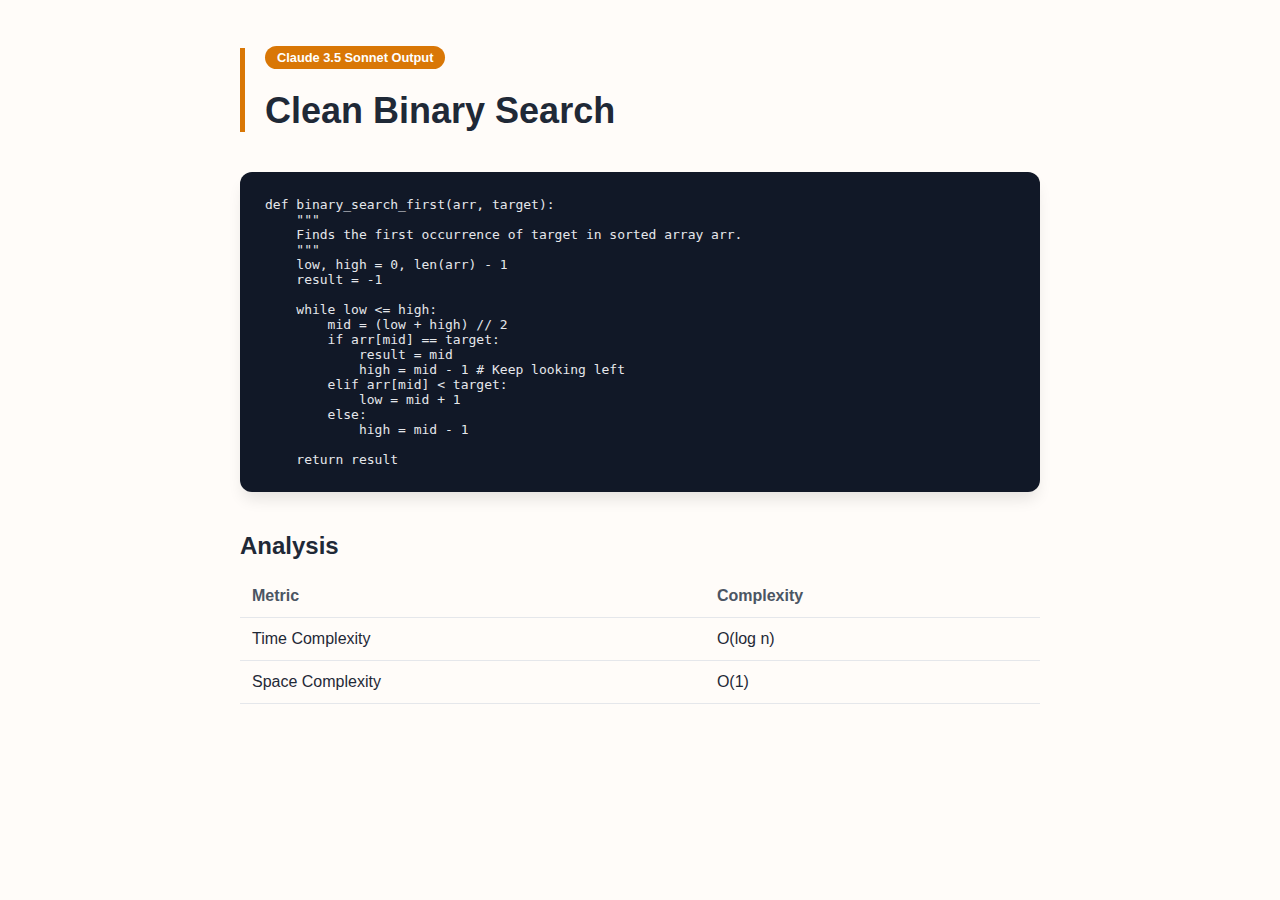
<file: outputs/binary-search-impl/binary-search-claude.html>
<!-- outputs/binary-search-impl/binary-search-claude.html -->
<!DOCTYPE html>
<html lang="en">

<head>
    <meta charset="UTF-8">
    <meta name="viewport" content="width=device-width, initial-scale=1.0">
    <title>Binary Search | Claude 3.5 Sonnet</title>
    <style>
        :root {
            --primary: #d97706;
            --bg: #fffcf9;
            --text: #1f2937;
            --code-bg: #111827;
        }

        body {
            font-family: 'Inter', sans-serif;
            background: var(--bg);
            color: var(--text);
            padding: 40px;
        }

        .container {
            max-width: 800px;
            margin: 0 auto;
        }

        .header {
            border-left: 5px solid var(--primary);
            padding-left: 20px;
            margin-bottom: 40px;
        }

        h1 {
            font-weight: 800;
            font-size: 2.25rem;
        }

        pre {
            background: var(--code-bg);
            padding: 25px;
            border-radius: 12px;
            overflow-x: auto;
            color: #e5e7eb;
            box-shadow: 0 10px 15px -3px rgba(0, 0, 0, 0.1);
        }

        .badge {
            background: var(--primary);
            color: white;
            padding: 4px 12px;
            border-radius: 99px;
            font-size: 0.8rem;
            font-weight: 600;
        }

        section {
            margin-top: 40px;
        }

        h2 {
            font-size: 1.5rem;
            margin-bottom: 15px;
        }

        table {
            width: 100%;
            border-collapse: collapse;
            margin-top: 10px;
        }

        th,
        td {
            text-align: left;
            padding: 12px;
            border-bottom: 1px solid #e5e7eb;
        }

        th {
            font-weight: 600;
            color: #4b5563;
        }
    </style>
</head>

<body>
    <div class="container">
        <div class="header">
            <span class="badge">Claude 3.5 Sonnet Output</span>
            <h1>Clean Binary Search</h1>
        </div>

        <pre><code>def binary_search_first(arr, target):
    """
    Finds the first occurrence of target in sorted array arr.
    """
    low, high = 0, len(arr) - 1
    result = -1

    while low <= high:
        mid = (low + high) // 2
        if arr[mid] == target:
            result = mid
            high = mid - 1 # Keep looking left
        elif arr[mid] < target:
            low = mid + 1
        else:
            high = mid - 1
            
    return result</code></pre>

        <section>
            <h2>Analysis</h2>
            <table>
                <tr>
                    <th>Metric</th>
                    <th>Complexity</th>
                </tr>
                <tr>
                    <td>Time Complexity</td>
                    <td>O(log n)</td>
                </tr>
                <tr>
                    <td>Space Complexity</td>
                    <td>O(1)</td>
                </tr>
            </table>
        </section>
    </div>
</body>

</html>
</file>
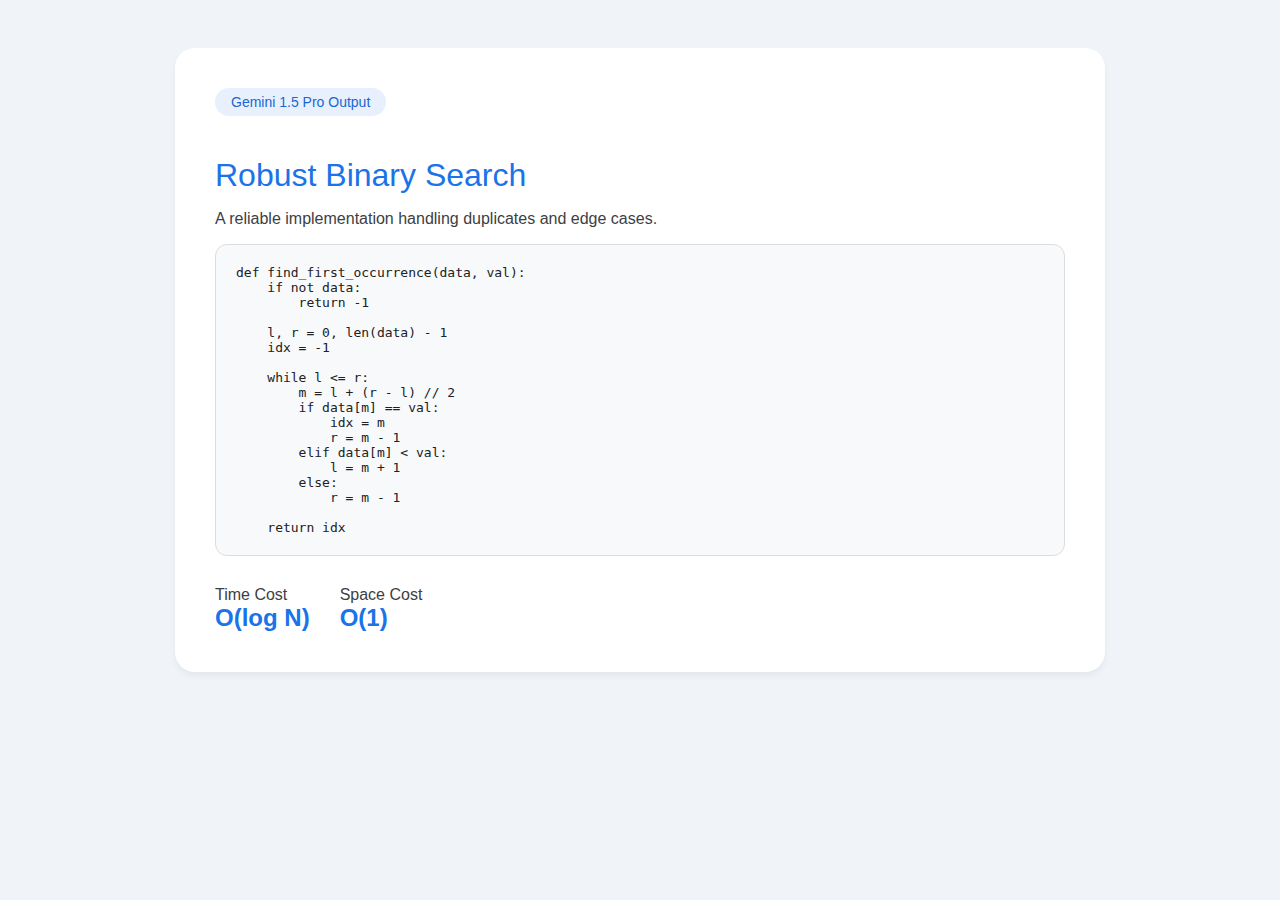
<file: outputs/binary-search-impl/binary-search-gemini.html>
<!-- outputs/binary-search-impl/binary-search-gemini.html -->
<!DOCTYPE html>
<html lang="en">

<head>
    <meta charset="UTF-8">
    <meta name="viewport" content="width=device-width, initial-scale=1.0">
    <title>Binary Search | Gemini 1.5 Pro</title>
    <style>
        body {
            font-family: 'Google Sans', sans-serif;
            background: #f0f4f8;
            color: #3c4043;
            padding: 40px;
        }

        .card {
            background: white;
            border-radius: 20px;
            padding: 40px;
            box-shadow: 0 4px 6px rgba(0, 0, 0, 0.05);
            max-width: 850px;
            margin: 0 auto;
        }

        .chip {
            background: #e8f0fe;
            color: #1967d2;
            padding: 6px 16px;
            border-radius: 100px;
            display: inline-block;
            font-size: 14px;
            margin-bottom: 20px;
            font-weight: 500;
        }

        pre {
            background: #f8f9fa;
            border: 1px solid #dadce0;
            padding: 20px;
            border-radius: 12px;
            color: #202124;
        }

        h1 {
            color: #1a73e8;
            margin-bottom: 10px;
            font-weight: 400;
        }

        .metrics {
            display: flex;
            gap: 30px;
            margin-top: 30px;
        }

        .metric-item b {
            display: block;
            font-size: 24px;
            color: #1a73e8;
        }
    </style>
</head>

<body>
    <div class="card">
        <div class="chip">Gemini 1.5 Pro Output</div>
        <h1>Robust Binary Search</h1>
        <p>A reliable implementation handling duplicates and edge cases.</p>

        <pre><code>def find_first_occurrence(data, val):
    if not data:
        return -1
    
    l, r = 0, len(data) - 1
    idx = -1
    
    while l <= r:
        m = l + (r - l) // 2
        if data[m] == val:
            idx = m
            r = m - 1
        elif data[m] < val:
            l = m + 1
        else:
            r = m - 1
            
    return idx</code></pre>

        <div class="metrics">
            <div class="metric-item">
                <span>Time Cost</span>
                <b>O(log N)</b>
            </div>
            <div class="metric-item">
                <span>Space Cost</span>
                <b>O(1)</b>
            </div>
        </div>
    </div>
</body>

</html>
</file>
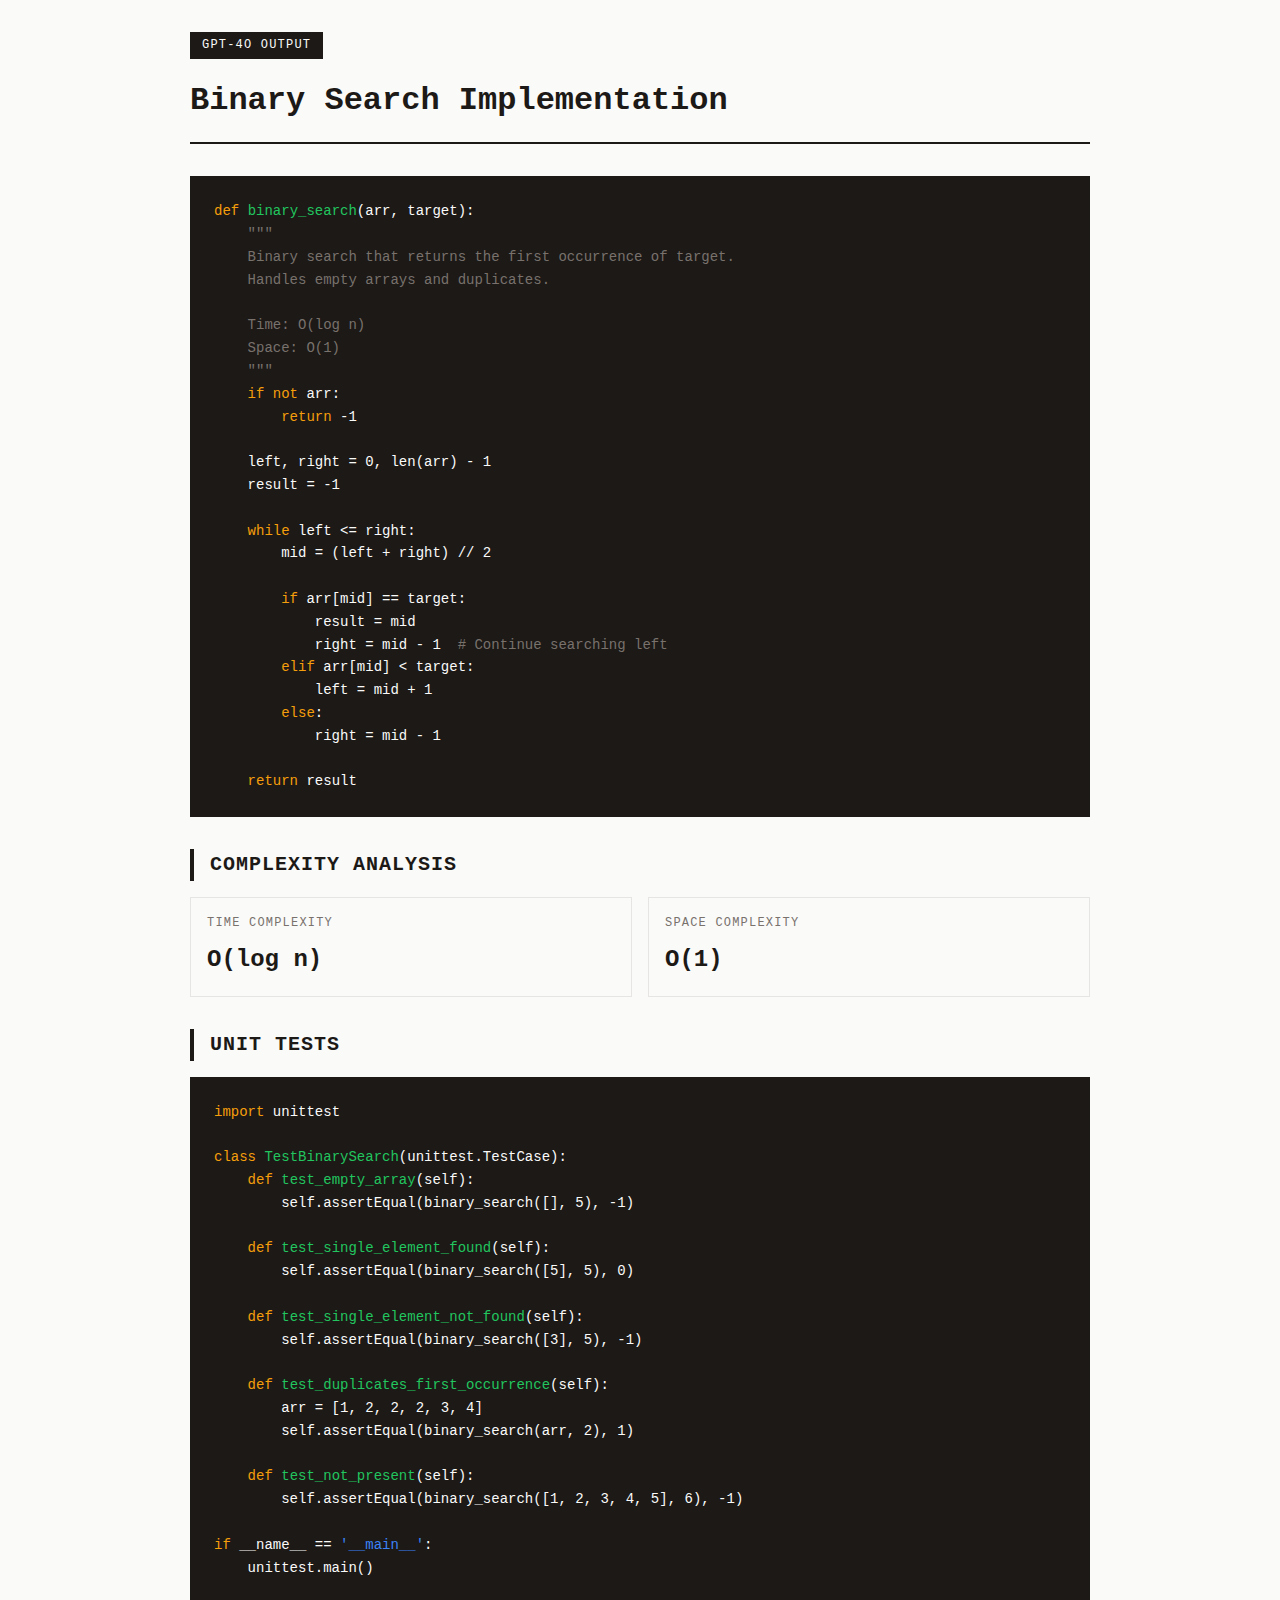
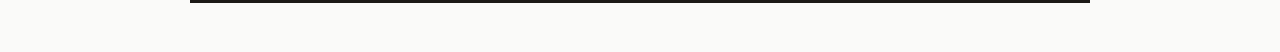
<file: outputs/binary-search-impl/binary-search-gpt4o.html>
<!-- outputs/binary-search-impl/gpt4o.html -->
<!DOCTYPE html>
<html lang="en">
<head>
  <meta charset="UTF-8">
  <meta name="viewport" content="width=device-width, initial-scale=1.0">
  <title>Binary Search - GPT-4o</title>
  <style>
    * { box-sizing: border-box; margin: 0; padding: 0; }
    body { 
      font-family: 'JetBrains Mono', monospace; 
      background: #fafaf9; 
      color: #1c1917;
      padding: 2rem;
      line-height: 1.6;
    }
    .container { max-width: 900px; margin: 0 auto; }
    .header { border-bottom: 2px solid #1c1917; padding-bottom: 1rem; margin-bottom: 2rem; }
    .model-badge { display: inline-block; padding: 0.25rem 0.75rem; background: #1c1917; color: #fafaf9; font-size: 0.75rem; text-transform: uppercase; letter-spacing: 0.1em; }
    pre { background: #1c1917; color: #fafaf9; padding: 1.5rem; overflow-x: auto; margin: 1rem 0; }
    code { font-family: inherit; font-size: 0.875rem; }
    .comment { color: #78716c; }
    .keyword { color: #f59e0b; }
    .function { color: #22c55e; }
    .string { color: #3b82f6; }
    h2 { margin-top: 2rem; font-size: 1.25rem; text-transform: uppercase; letter-spacing: 0.05em; border-left: 4px solid #1c1917; padding-left: 1rem; }
    .complexity { display: grid; grid-template-columns: repeat(2, 1fr); gap: 1rem; margin: 1rem 0; }
    .complexity-card { border: 1px solid #e7e5e4; padding: 1rem; }
    .complexity-label { font-size: 0.75rem; color: #78716c; text-transform: uppercase; letter-spacing: 0.1em; }
    .complexity-value { font-size: 1.5rem; font-weight: bold; margin-top: 0.5rem; }
  </style>
</head>
<body>
  <div class="container">
    <header class="header">
      <span class="model-badge">GPT-4o Output</span>
      <h1 style="margin-top: 1rem; font-size: 2rem;">Binary Search Implementation</h1>
    </header>
    
    <pre><code><span class="keyword">def</span> <span class="function">binary_search</span>(arr, target):
    <span class="comment">"""
    Binary search that returns the first occurrence of target.
    Handles empty arrays and duplicates.
    
    Time: O(log n)
    Space: O(1)
    """</span>
    <span class="keyword">if not</span> arr:
        <span class="keyword">return</span> -1
    
    left, right = 0, len(arr) - 1
    result = -1
    
    <span class="keyword">while</span> left <= right:
        mid = (left + right) // 2
        
        <span class="keyword">if</span> arr[mid] == target:
            result = mid
            right = mid - 1  <span class="comment"># Continue searching left</span>
        <span class="keyword">elif</span> arr[mid] < target:
            left = mid + 1
        <span class="keyword">else</span>:
            right = mid - 1
    
    <span class="keyword">return</span> result</code></pre>
    
    <h2>Complexity Analysis</h2>
    <div class="complexity">
      <div class="complexity-card">
        <div class="complexity-label">Time Complexity</div>
        <div class="complexity-value">O(log n)</div>
      </div>
      <div class="complexity-card">
        <div class="complexity-label">Space Complexity</div>
        <div class="complexity-value">O(1)</div>
      </div>
    </div>
    
    <h2>Unit Tests</h2>
    <pre><code><span class="keyword">import</span> unittest

<span class="keyword">class</span> <span class="function">TestBinarySearch</span>(unittest.TestCase):
    <span class="keyword">def</span> <span class="function">test_empty_array</span>(self):
        self.assertEqual(binary_search([], 5), -1)
    
    <span class="keyword">def</span> <span class="function">test_single_element_found</span>(self):
        self.assertEqual(binary_search([5], 5), 0)
    
    <span class="keyword">def</span> <span class="function">test_single_element_not_found</span>(self):
        self.assertEqual(binary_search([3], 5), -1)
    
    <span class="keyword">def</span> <span class="function">test_duplicates_first_occurrence</span>(self):
        arr = [1, 2, 2, 2, 3, 4]
        self.assertEqual(binary_search(arr, 2), 1)
    
    <span class="keyword">def</span> <span class="function">test_not_present</span>(self):
        self.assertEqual(binary_search([1, 2, 3, 4, 5], 6), -1)

<span class="keyword">if</span> __name__ == <span class="string">'__main__'</span>:
    unittest.main()</code></pre>
  </div>
</body>
</html>
</file>
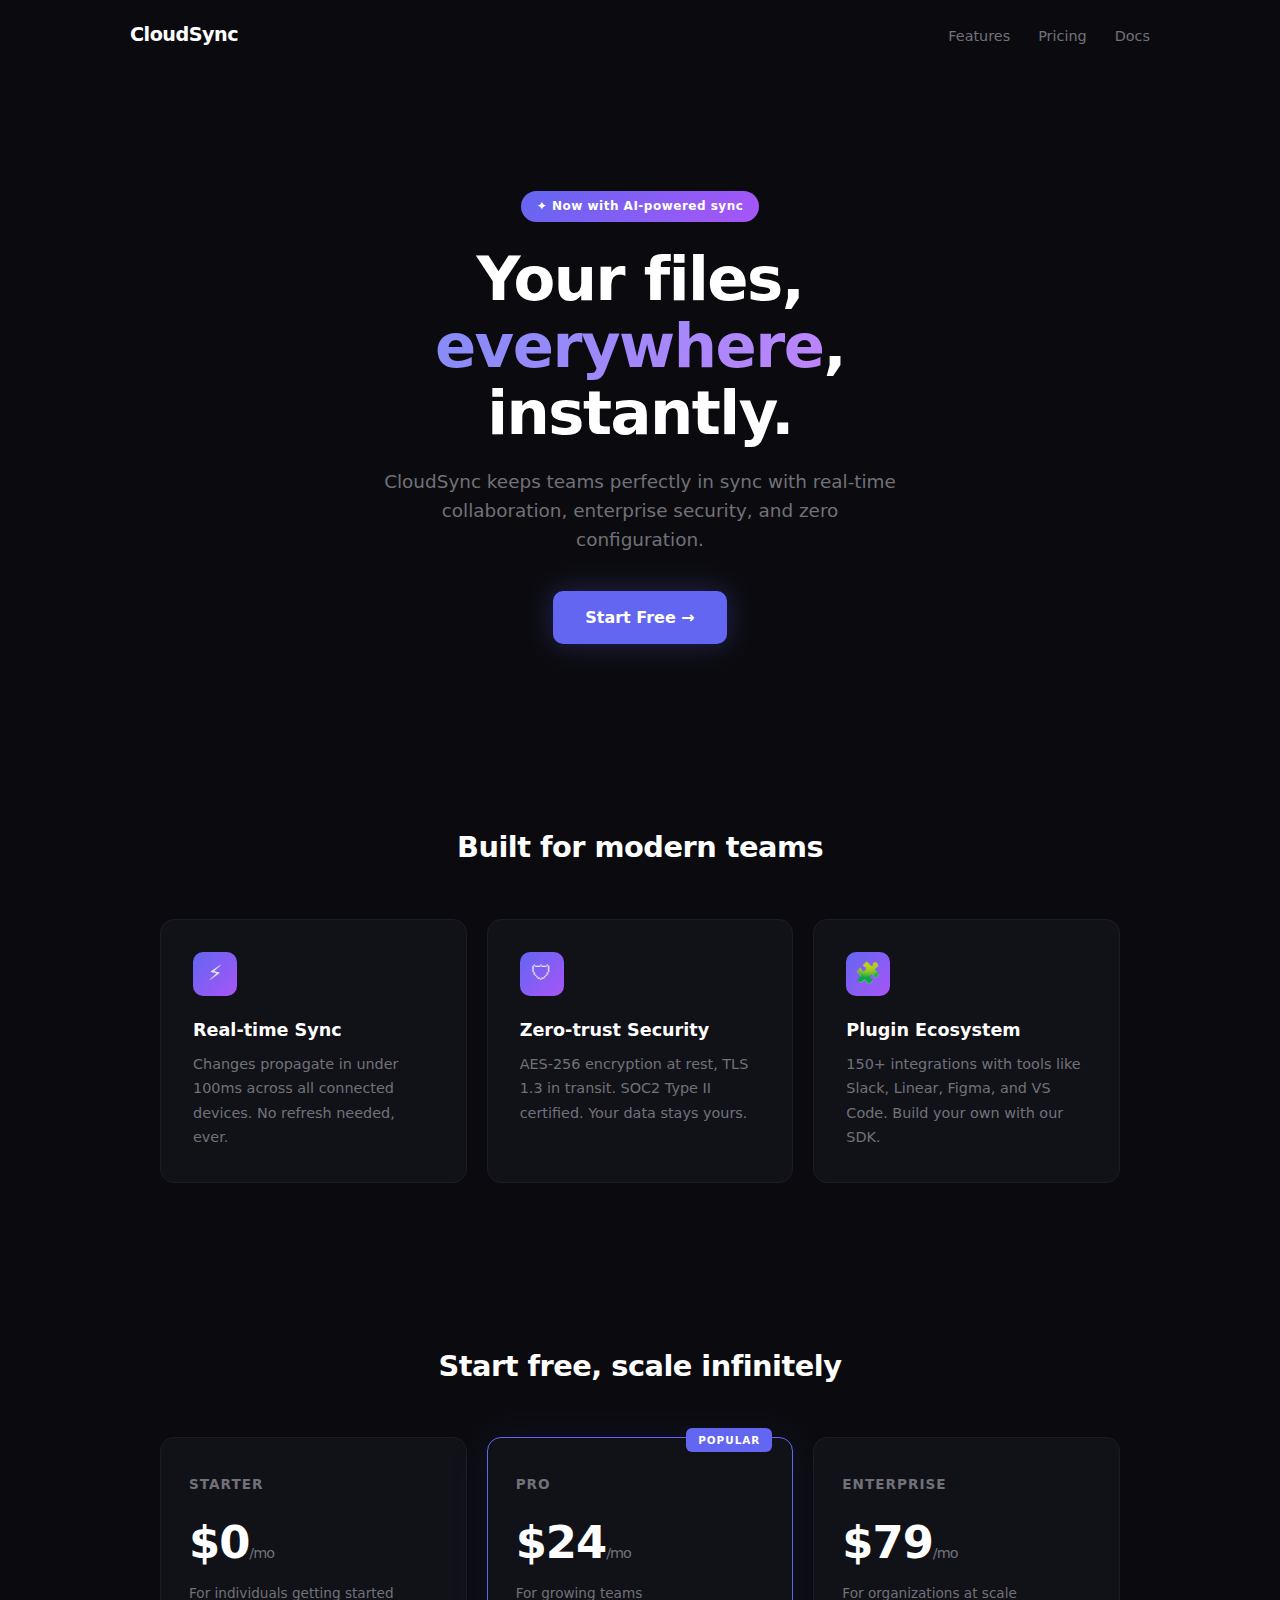
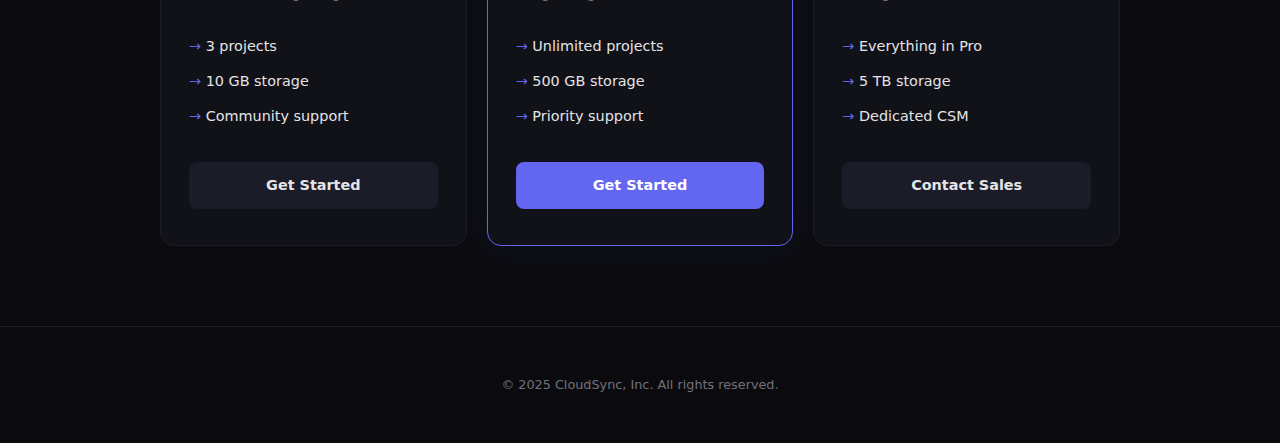
<file: outputs/build-landing-page/claude-sonnet.html>
<!DOCTYPE html>
<html lang="en">
<head>
<meta charset="UTF-8"><meta name="viewport" content="width=device-width,initial-scale=1">
<title>CloudSync — Sync Without Thinking</title>
<style>
*{margin:0;padding:0;box-sizing:border-box}
:root{--bg:#0b0b0f;--card:#111118;--border:#1c1c28;--accent:#6366f1;--accent2:#818cf8;--text:#e4e4e7;--muted:#71717a}
body{font-family:'Segoe UI',system-ui,sans-serif;background:var(--bg);color:var(--text);line-height:1.6}
nav{display:flex;justify-content:space-between;align-items:center;padding:20px 40px;max-width:1100px;margin:0 auto}
nav .logo{font-weight:800;font-size:1.2rem;color:#fff;letter-spacing:-.5px}
nav a{color:var(--muted);text-decoration:none;font-size:.9rem;margin-left:28px;transition:color .2s}
nav a:hover{color:#fff}
.hero{text-align:center;padding:120px 20px 100px;max-width:720px;margin:0 auto}
.hero .badge{display:inline-block;background:var(--accent);background:linear-gradient(135deg,var(--accent),#a855f7);color:#fff;font-size:.75rem;font-weight:600;padding:6px 16px;border-radius:99px;margin-bottom:24px;letter-spacing:.5px}
.hero h1{font-size:clamp(2.5rem,5vw,3.8rem);font-weight:800;color:#fff;line-height:1.1;margin-bottom:20px;letter-spacing:-1.5px}
.hero h1 em{font-style:normal;background:linear-gradient(135deg,var(--accent2),#c084fc);-webkit-background-clip:text;-webkit-text-fill-color:transparent}
.hero p{font-size:1.15rem;color:var(--muted);max-width:520px;margin:0 auto 36px}
.cta{display:inline-flex;align-items:center;gap:8px;padding:14px 32px;background:var(--accent);color:#fff;border-radius:10px;text-decoration:none;font-weight:600;transition:all .2s;box-shadow:0 0 30px rgba(99,102,241,.3)}
.cta:hover{transform:translateY(-2px);box-shadow:0 0 40px rgba(99,102,241,.5)}
.features{padding:80px 20px;max-width:1000px;margin:0 auto}
.features h2{text-align:center;font-size:1.8rem;color:#fff;margin-bottom:48px;font-weight:700;letter-spacing:-.5px}
.fgrid{display:grid;grid-template-columns:repeat(auto-fit,minmax(280px,1fr));gap:20px}
.fcard{background:var(--card);border:1px solid var(--border);border-radius:14px;padding:32px}
.fcard .fi{width:44px;height:44px;border-radius:10px;background:linear-gradient(135deg,var(--accent),#a855f7);display:flex;align-items:center;justify-content:center;font-size:1.3rem;margin-bottom:20px}
.fcard h3{color:#fff;font-size:1.1rem;margin-bottom:8px;font-weight:600}
.fcard p{color:var(--muted);font-size:.9rem;line-height:1.7}
.pricing{padding:80px 20px;max-width:1000px;margin:0 auto;text-align:center}
.pricing h2{font-size:1.8rem;color:#fff;margin-bottom:48px;font-weight:700;letter-spacing:-.5px}
.pgrid{display:grid;grid-template-columns:repeat(auto-fit,minmax(270px,1fr));gap:20px;text-align:left}
.pcard{background:var(--card);border:1px solid var(--border);border-radius:14px;padding:36px 28px;position:relative;transition:border-color .3s}
.pcard:hover{border-color:var(--accent)}
.pcard.pop{border-color:var(--accent);box-shadow:0 0 40px rgba(99,102,241,.1)}
.pcard.pop::before{content:"POPULAR";position:absolute;top:-10px;right:20px;background:var(--accent);color:#fff;font-size:.65rem;font-weight:700;padding:4px 12px;border-radius:6px;letter-spacing:1px}
.pcard h3{color:var(--muted);font-size:.85rem;text-transform:uppercase;letter-spacing:1px;margin-bottom:12px}
.pcard .price{font-size:2.8rem;font-weight:800;color:#fff;margin-bottom:4px;letter-spacing:-1px}
.pcard .price span{font-size:.9rem;font-weight:400;color:var(--muted)}
.pcard .desc{color:var(--muted);font-size:.85rem;margin-bottom:24px}
.pcard ul{list-style:none;margin-bottom:28px}
.pcard li{padding:6px 0;font-size:.9rem;color:var(--text)}
.pcard li::before{content:"→ ";color:var(--accent)}
.pcard .btn{display:block;text-align:center;padding:12px;border-radius:8px;text-decoration:none;font-weight:600;font-size:.9rem;transition:all .2s}
.pcard .btn{background:var(--border);color:var(--text)}
.pcard.pop .btn{background:var(--accent);color:#fff}
.pcard .btn:hover{transform:translateY(-1px)}
footer{text-align:center;padding:48px 20px;color:var(--muted);font-size:.8rem;border-top:1px solid var(--border)}
</style>
</head>
<body>
<nav>
  <div class="logo">CloudSync</div>
  <div><a href="#">Features</a><a href="#">Pricing</a><a href="#">Docs</a></div>
</nav>
<section class="hero">
  <div class="badge">✦ Now with AI-powered sync</div>
  <h1>Your files, <em>everywhere</em>, instantly.</h1>
  <p>CloudSync keeps teams perfectly in sync with real-time collaboration, enterprise security, and zero configuration.</p>
  <a href="#" class="cta">Start Free → </a>
</section>
<section class="features">
  <h2>Built for modern teams</h2>
  <div class="fgrid">
    <div class="fcard"><div class="fi">⚡</div><h3>Real-time Sync</h3><p>Changes propagate in under 100ms across all connected devices. No refresh needed, ever.</p></div>
    <div class="fcard"><div class="fi">🛡</div><h3>Zero-trust Security</h3><p>AES-256 encryption at rest, TLS 1.3 in transit. SOC2 Type II certified. Your data stays yours.</p></div>
    <div class="fcard"><div class="fi">🧩</div><h3>Plugin Ecosystem</h3><p>150+ integrations with tools like Slack, Linear, Figma, and VS Code. Build your own with our SDK.</p></div>
  </div>
</section>
<section class="pricing">
  <h2>Start free, scale infinitely</h2>
  <div class="pgrid">
    <div class="pcard">
      <h3>Starter</h3><div class="price">$0<span>/mo</span></div>
      <p class="desc">For individuals getting started</p>
      <ul><li>3 projects</li><li>10 GB storage</li><li>Community support</li></ul>
      <a href="#" class="btn">Get Started</a>
    </div>
    <div class="pcard pop">
      <h3>Pro</h3><div class="price">$24<span>/mo</span></div>
      <p class="desc">For growing teams</p>
      <ul><li>Unlimited projects</li><li>500 GB storage</li><li>Priority support</li></ul>
      <a href="#" class="btn">Get Started</a>
    </div>
    <div class="pcard">
      <h3>Enterprise</h3><div class="price">$79<span>/mo</span></div>
      <p class="desc">For organizations at scale</p>
      <ul><li>Everything in Pro</li><li>5 TB storage</li><li>Dedicated CSM</li></ul>
      <a href="#" class="btn">Contact Sales</a>
    </div>
  </div>
</section>
<footer>© 2025 CloudSync, Inc. All rights reserved.</footer>
</body>
</html>
</file>
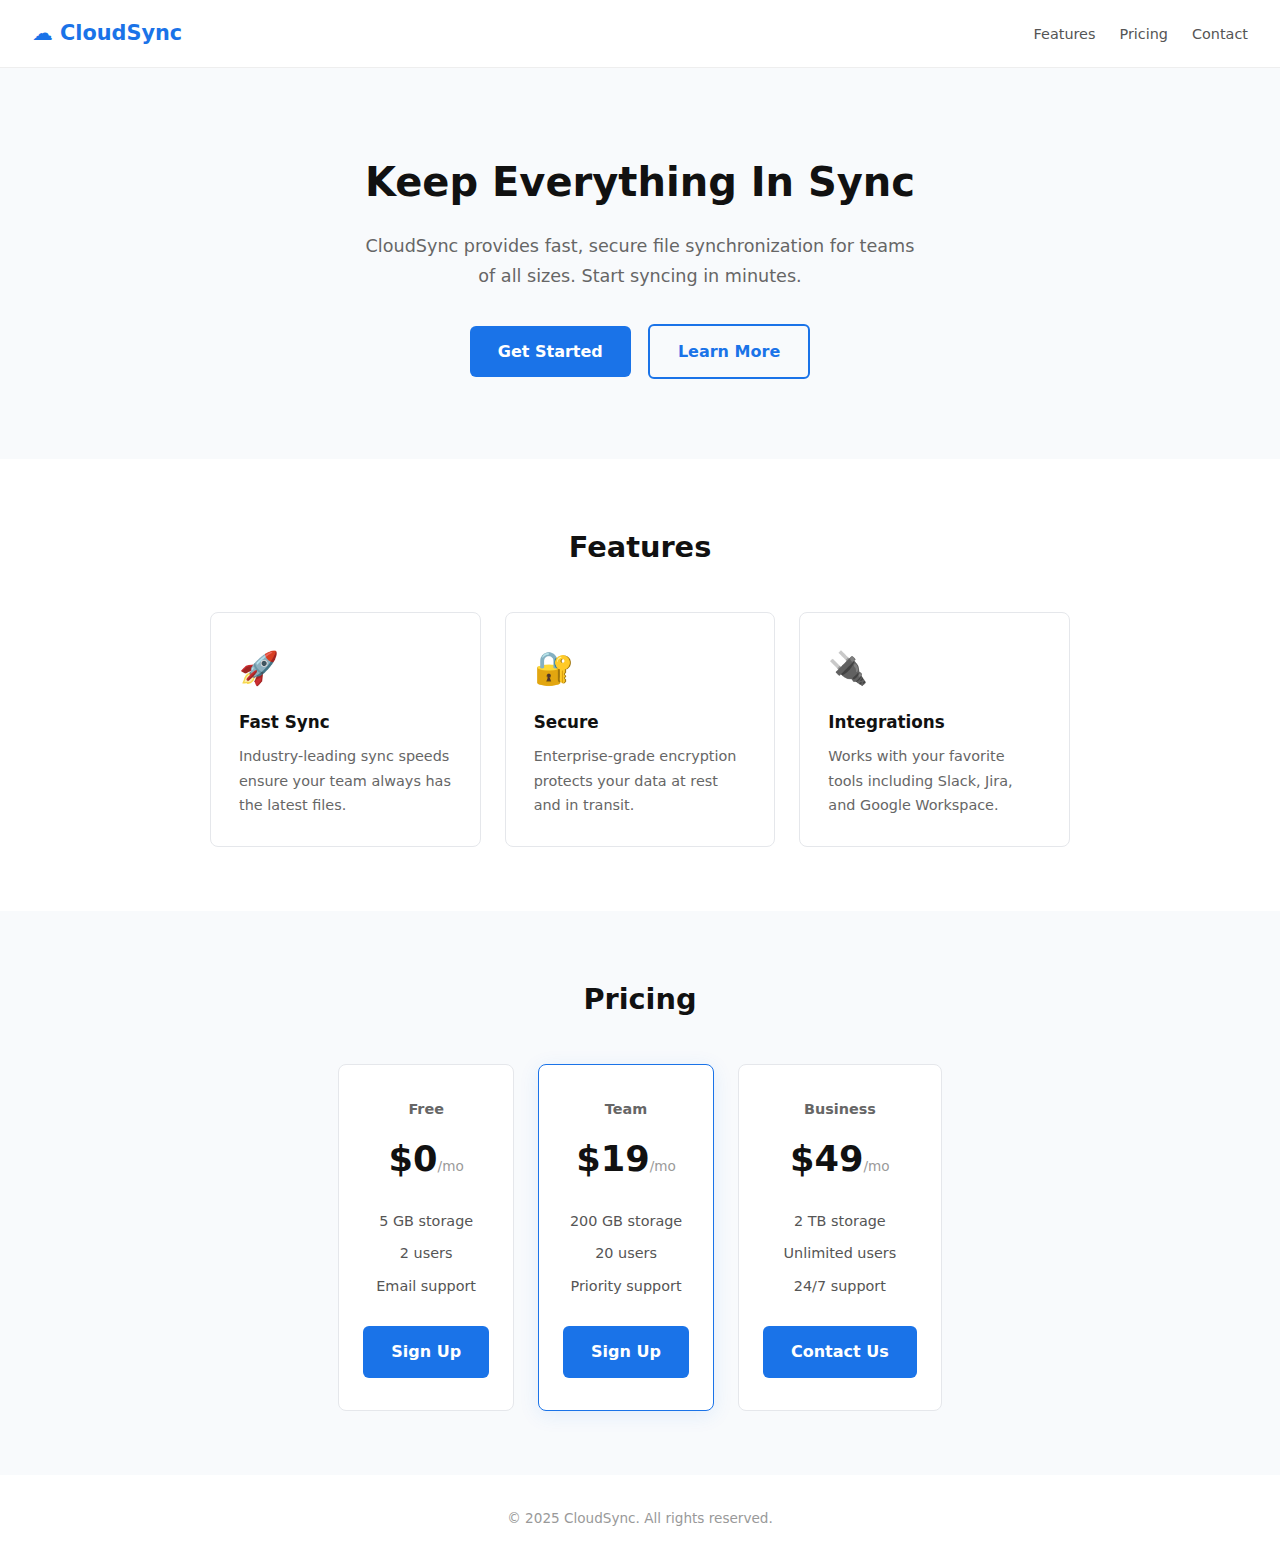
<file: outputs/build-landing-page/gemini-pro.html>
<!DOCTYPE html>
<html lang="en">
<head>
<meta charset="UTF-8"><meta name="viewport" content="width=device-width,initial-scale=1">
<title>CloudSync</title>
<style>
*{margin:0;padding:0;box-sizing:border-box}
body{font-family:'Segoe UI',system-ui,sans-serif;color:#333;line-height:1.7;background:#fff}
header{display:flex;justify-content:space-between;align-items:center;padding:16px 32px;border-bottom:1px solid #eee}
header h1{font-size:1.3rem;color:#1a73e8}
header nav a{margin-left:24px;text-decoration:none;color:#555;font-size:.9rem}
header nav a:hover{color:#1a73e8}
.hero{padding:80px 20px;text-align:center;background:#f8fafc}
.hero h2{font-size:2.5rem;font-weight:700;color:#111;margin-bottom:16px}
.hero p{font-size:1.1rem;color:#666;max-width:550px;margin:0 auto 32px}
.btn{padding:12px 28px;background:#1a73e8;color:#fff;border:none;border-radius:6px;font-size:1rem;font-weight:600;cursor:pointer;text-decoration:none;display:inline-block}
.btn:hover{background:#1557b0}
.btn-outline{background:transparent;color:#1a73e8;border:2px solid #1a73e8;margin-left:12px}
.features{padding:64px 20px;max-width:900px;margin:0 auto}
.features h2{text-align:center;font-size:1.8rem;margin-bottom:40px;color:#111}
.row{display:flex;gap:24px;flex-wrap:wrap;justify-content:center}
.col{flex:1;min-width:240px;max-width:300px;padding:28px;border:1px solid #e5e7eb;border-radius:8px}
.col h3{font-size:1.05rem;margin-bottom:8px;color:#111}
.col p{font-size:.9rem;color:#666}
.col .icon{font-size:2rem;margin-bottom:12px}
.pricing{padding:64px 20px;background:#f8fafc;text-align:center}
.pricing h2{font-size:1.8rem;margin-bottom:40px;color:#111}
.price-box{background:#fff;border:1px solid #e5e7eb;border-radius:8px;padding:32px 24px;text-align:center}
.price-box h3{color:#666;font-size:.9rem;margin-bottom:8px}
.price-box .amount{font-size:2.2rem;font-weight:700;color:#111;margin-bottom:16px}
.price-box .amount span{font-size:.85rem;color:#999;font-weight:400}
.price-box ul{list-style:none;margin-bottom:24px;font-size:.9rem;color:#555}
.price-box li{padding:4px 0}
.price-box.highlight{border-color:#1a73e8;box-shadow:0 4px 20px rgba(26,115,232,.1)}
footer{text-align:center;padding:32px;color:#999;font-size:.85rem}
</style>
</head>
<body>
<header>
  <h1>☁ CloudSync</h1>
  <nav><a href="#">Features</a><a href="#">Pricing</a><a href="#">Contact</a></nav>
</header>
<section class="hero">
  <h2>Keep Everything In Sync</h2>
  <p>CloudSync provides fast, secure file synchronization for teams of all sizes. Start syncing in minutes.</p>
  <a href="#" class="btn">Get Started</a>
  <a href="#" class="btn btn-outline">Learn More</a>
</section>
<section class="features">
  <h2>Features</h2>
  <div class="row">
    <div class="col"><div class="icon">🚀</div><h3>Fast Sync</h3><p>Industry-leading sync speeds ensure your team always has the latest files.</p></div>
    <div class="col"><div class="icon">🔐</div><h3>Secure</h3><p>Enterprise-grade encryption protects your data at rest and in transit.</p></div>
    <div class="col"><div class="icon">🔌</div><h3>Integrations</h3><p>Works with your favorite tools including Slack, Jira, and Google Workspace.</p></div>
  </div>
</section>
<section class="pricing">
  <h2>Pricing</h2>
  <div class="row">
    <div class="price-box"><h3>Free</h3><div class="amount">$0<span>/mo</span></div><ul><li>5 GB storage</li><li>2 users</li><li>Email support</li></ul><a href="#" class="btn">Sign Up</a></div>
    <div class="price-box highlight"><h3>Team</h3><div class="amount">$19<span>/mo</span></div><ul><li>200 GB storage</li><li>20 users</li><li>Priority support</li></ul><a href="#" class="btn">Sign Up</a></div>
    <div class="price-box"><h3>Business</h3><div class="amount">$49<span>/mo</span></div><ul><li>2 TB storage</li><li>Unlimited users</li><li>24/7 support</li></ul><a href="#" class="btn">Contact Us</a></div>
  </div>
</section>
<footer>© 2025 CloudSync. All rights reserved.</footer>
</body>
</html>
</file>
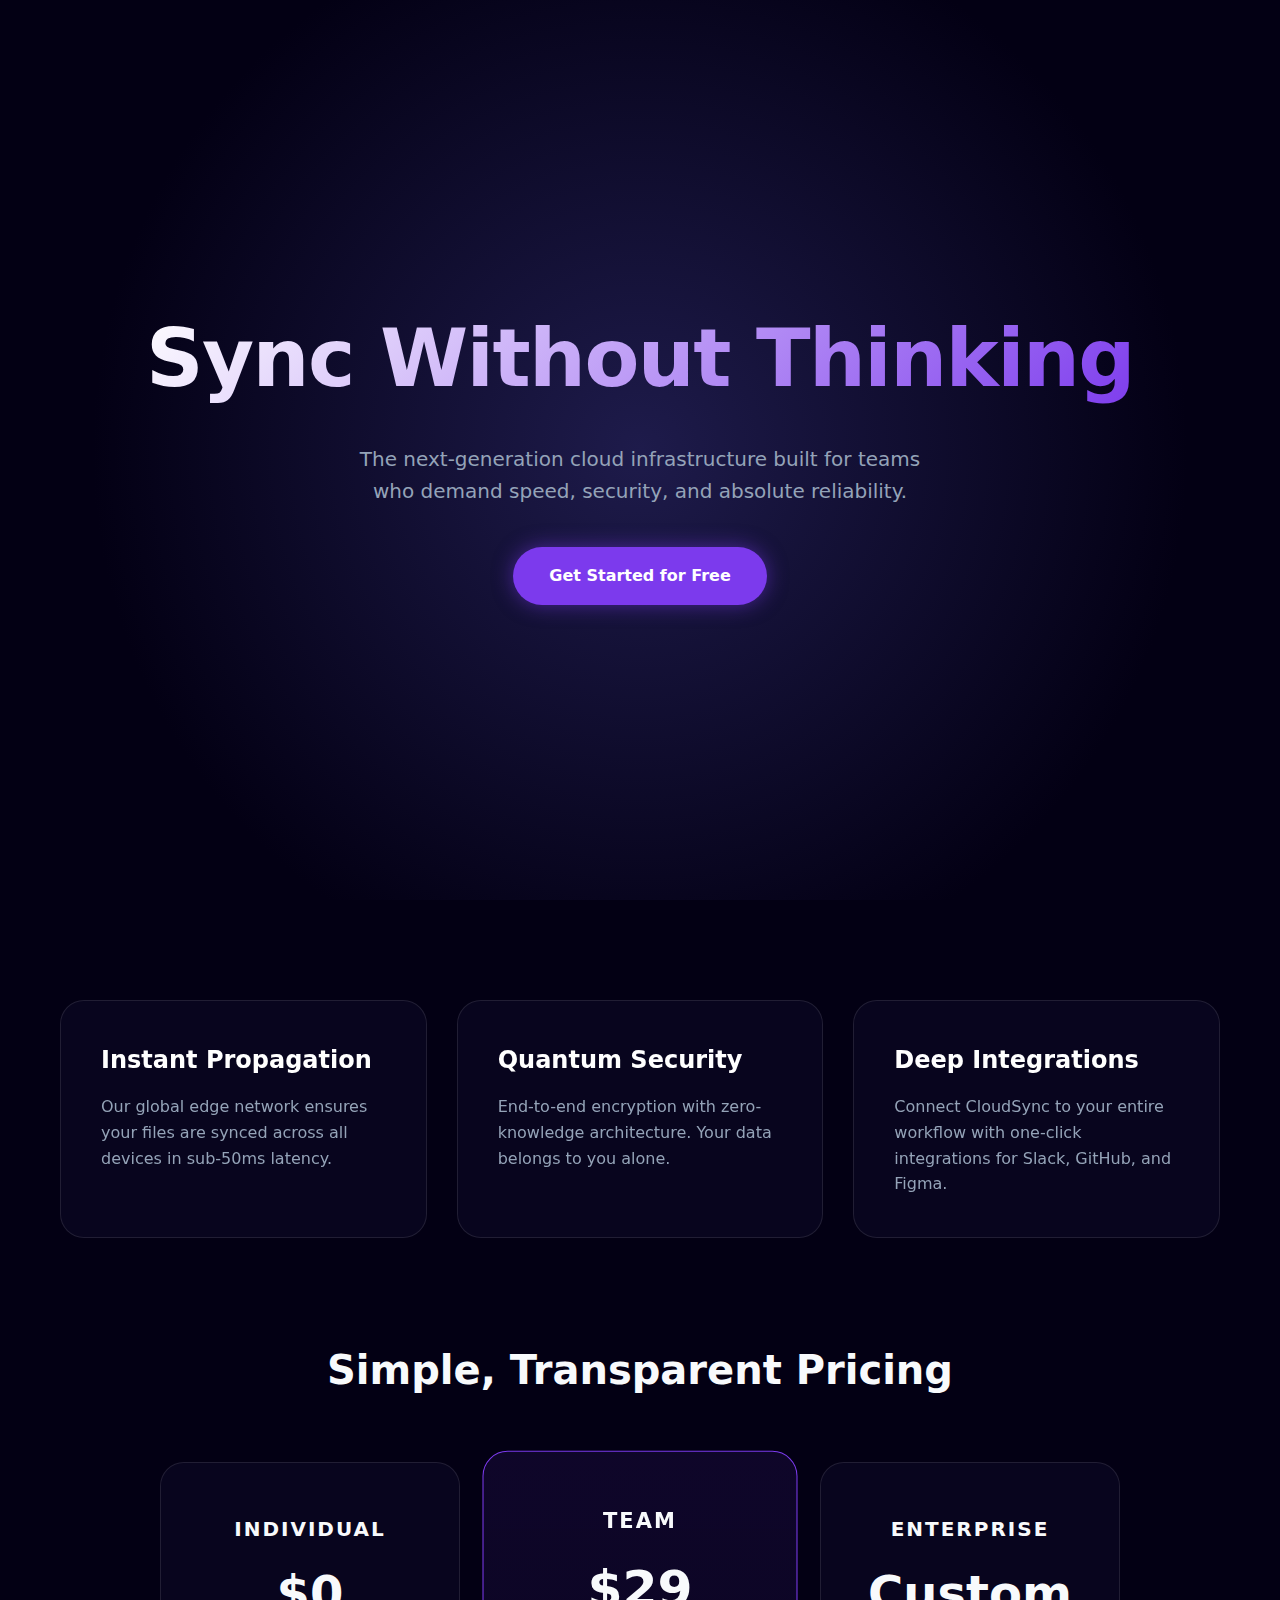
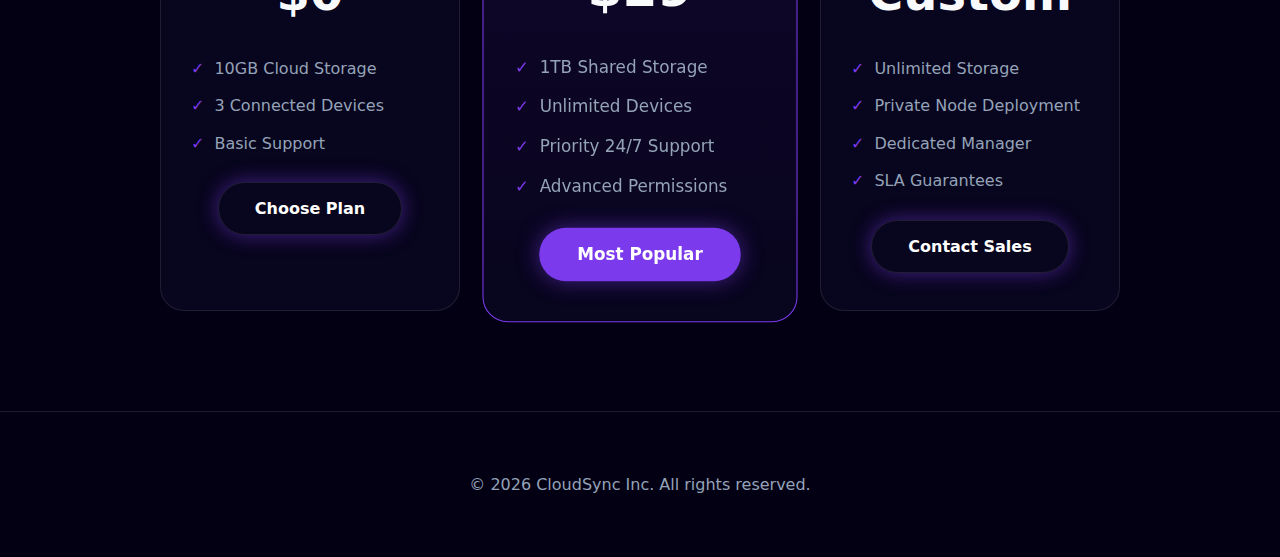
<file: outputs/build-landing-page/gpt4o.html>
<!DOCTYPE html>
<html lang="en">

<head>
    <meta charset="UTF-8">
    <meta name="viewport" content="width=device-width, initial-scale=1.0">
    <title>CloudSync | The Future of Seamless Collaboration</title>
    <style>
        :root {
            --bg: #030014;
            --card-bg: rgba(17, 12, 46, 0.4);
            --border: rgba(255, 255, 255, 0.1);
            --accent: #7c3aed;
            --accent-glow: rgba(124, 58, 237, 0.5);
            --text-main: #f8fafc;
            --text-dim: #94a3b8;
        }

        * {
            margin: 0;
            padding: 0;
            box-sizing: border-box;
            font-family: 'Inter', system-ui, -apple-system, sans-serif;
        }

        body {
            background-color: var(--bg);
            color: var(--text-main);
            overflow-x: hidden;
            line-height: 1.6;
        }

        /* Hero Section */
        .hero {
            height: 100vh;
            display: flex;
            flex-direction: column;
            justify-content: center;
            align-items: center;
            text-align: center;
            background: radial-gradient(circle at center, #1e1b4b 0%, var(--bg) 70%);
            padding: 0 20px;
        }

        .hero h1 {
            font-size: clamp(3rem, 8vw, 5rem);
            font-weight: 800;
            letter-spacing: -0.02em;
            margin-bottom: 20px;
            background: linear-gradient(135deg, #fff 0%, #7c3aed 100%);
            -webkit-background-clip: text;
            -webkit-text-fill-color: transparent;
        }

        .hero p {
            font-size: 1.25rem;
            color: var(--text-dim);
            max-width: 600px;
            margin-bottom: 40px;
        }

        .cta-button {
            padding: 16px 36px;
            background: var(--accent);
            color: white;
            text-decoration: none;
            border-radius: 99px;
            font-weight: 600;
            box-shadow: 0 0 20px var(--accent-glow);
            transition: transform 0.2s, box-shadow 0.2s;
        }

        .cta-button:hover {
            transform: translateY(-2px);
            box-shadow: 0 0 30px var(--accent-glow);
        }

        /* Features Grid */
        .features {
            max-width: 1200px;
            margin: 100px auto;
            display: grid;
            grid-template-columns: repeat(auto-fit, minmax(300px, 1fr));
            gap: 30px;
            padding: 0 20px;
        }

        .feature-card {
            background: var(--card-bg);
            backdrop-filter: blur(12px);
            border: 1px solid var(--border);
            padding: 40px;
            border-radius: 24px;
            transition: border-color 0.3s;
        }

        .feature-card:hover {
            border-color: var(--accent);
        }

        .feature-card h3 {
            font-size: 1.5rem;
            margin-bottom: 15px;
            color: #fff;
        }

        .feature-card p {
            color: var(--text-dim);
        }

        /* Pricing Table */
        .pricing {
            max-width: 1000px;
            margin: 100px auto;
            text-align: center;
            padding: 0 20px;
        }

        .pricing h2 {
            font-size: 2.5rem;
            margin-bottom: 60px;
        }

        .pricing-grid {
            display: grid;
            grid-template-columns: repeat(auto-fit, minmax(280px, 1fr));
            gap: 30px;
        }

        .price-card {
            background: var(--card-bg);
            border: 1px solid var(--border);
            padding: 50px 30px;
            border-radius: 24px;
            position: relative;
        }

        .price-card.featured {
            border-color: var(--accent);
            transform: scale(1.05);
            background: linear-gradient(180deg, rgba(124, 58, 237, 0.1) 0%, var(--card-bg) 100%);
        }

        .price-card h3 {
            font-size: 1.25rem;
            margin-bottom: 10px;
            text-transform: uppercase;
            letter-spacing: 0.1em;
        }

        .price-card .amount {
            font-size: 3rem;
            font-weight: 800;
            margin-bottom: 24px;
        }

        .price-card ul {
            list-style: none;
            text-align: left;
            margin-bottom: 40px;
            color: var(--text-dim);
        }

        .price-card li {
            margin-bottom: 12px;
            display: flex;
            align-items: center;
            gap: 10px;
        }

        .price-card li::before {
            content: "✓";
            color: var(--accent);
        }
    </style>
</head>

<body>

    <section class="hero">
        <h1>Sync Without Thinking</h1>
        <p>The next-generation cloud infrastructure built for teams who demand speed, security, and absolute
            reliability.</p>
        <a href="#" class="cta-button">Get Started for Free</a>
    </section>

    <section class="features">
        <div class="feature-card">
            <h3>Instant Propagation</h3>
            <p>Our global edge network ensures your files are synced across all devices in sub-50ms latency.</p>
        </div>
        <div class="feature-card">
            <h3>Quantum Security</h3>
            <p>End-to-end encryption with zero-knowledge architecture. Your data belongs to you alone.</p>
        </div>
        <div class="feature-card">
            <h3>Deep Integrations</h3>
            <p>Connect CloudSync to your entire workflow with one-click integrations for Slack, GitHub, and Figma.</p>
        </div>
    </section>

    <section class="pricing">
        <h2>Simple, Transparent Pricing</h2>
        <div class="pricing-grid">
            <div class="price-card">
                <h3>Individual</h3>
                <div class="amount">$0</div>
                <ul>
                    <li>10GB Cloud Storage</li>
                    <li>3 Connected Devices</li>
                    <li>Basic Support</li>
                </ul>
                <a href="#" class="cta-button" style="background: transparent; border: 1px solid var(--border)">Choose
                    Plan</a>
            </div>
            <div class="price-card featured">
                <h3>Team</h3>
                <div class="amount">$29</div>
                <ul>
                    <li>1TB Shared Storage</li>
                    <li>Unlimited Devices</li>
                    <li>Priority 24/7 Support</li>
                    <li>Advanced Permissions</li>
                </ul>
                <a href="#" class="cta-button">Most Popular</a>
            </div>
            <div class="price-card">
                <h3>Enterprise</h3>
                <div class="amount">Custom</div>
                <ul>
                    <li>Unlimited Storage</li>
                    <li>Private Node Deployment</li>
                    <li>Dedicated Manager</li>
                    <li>SLA Guarantees</li>
                </ul>
                <a href="#" class="cta-button" style="background: transparent; border: 1px solid var(--border)">Contact
                    Sales</a>
            </div>
        </div>
    </section>

    <footer style="text-align: center; padding: 60px; color: var(--text-dim); border-top: 1px solid var(--border)">
        <p>&copy; 2026 CloudSync Inc. All rights reserved.</p>
    </footer>

</body>

</html>
</file>
